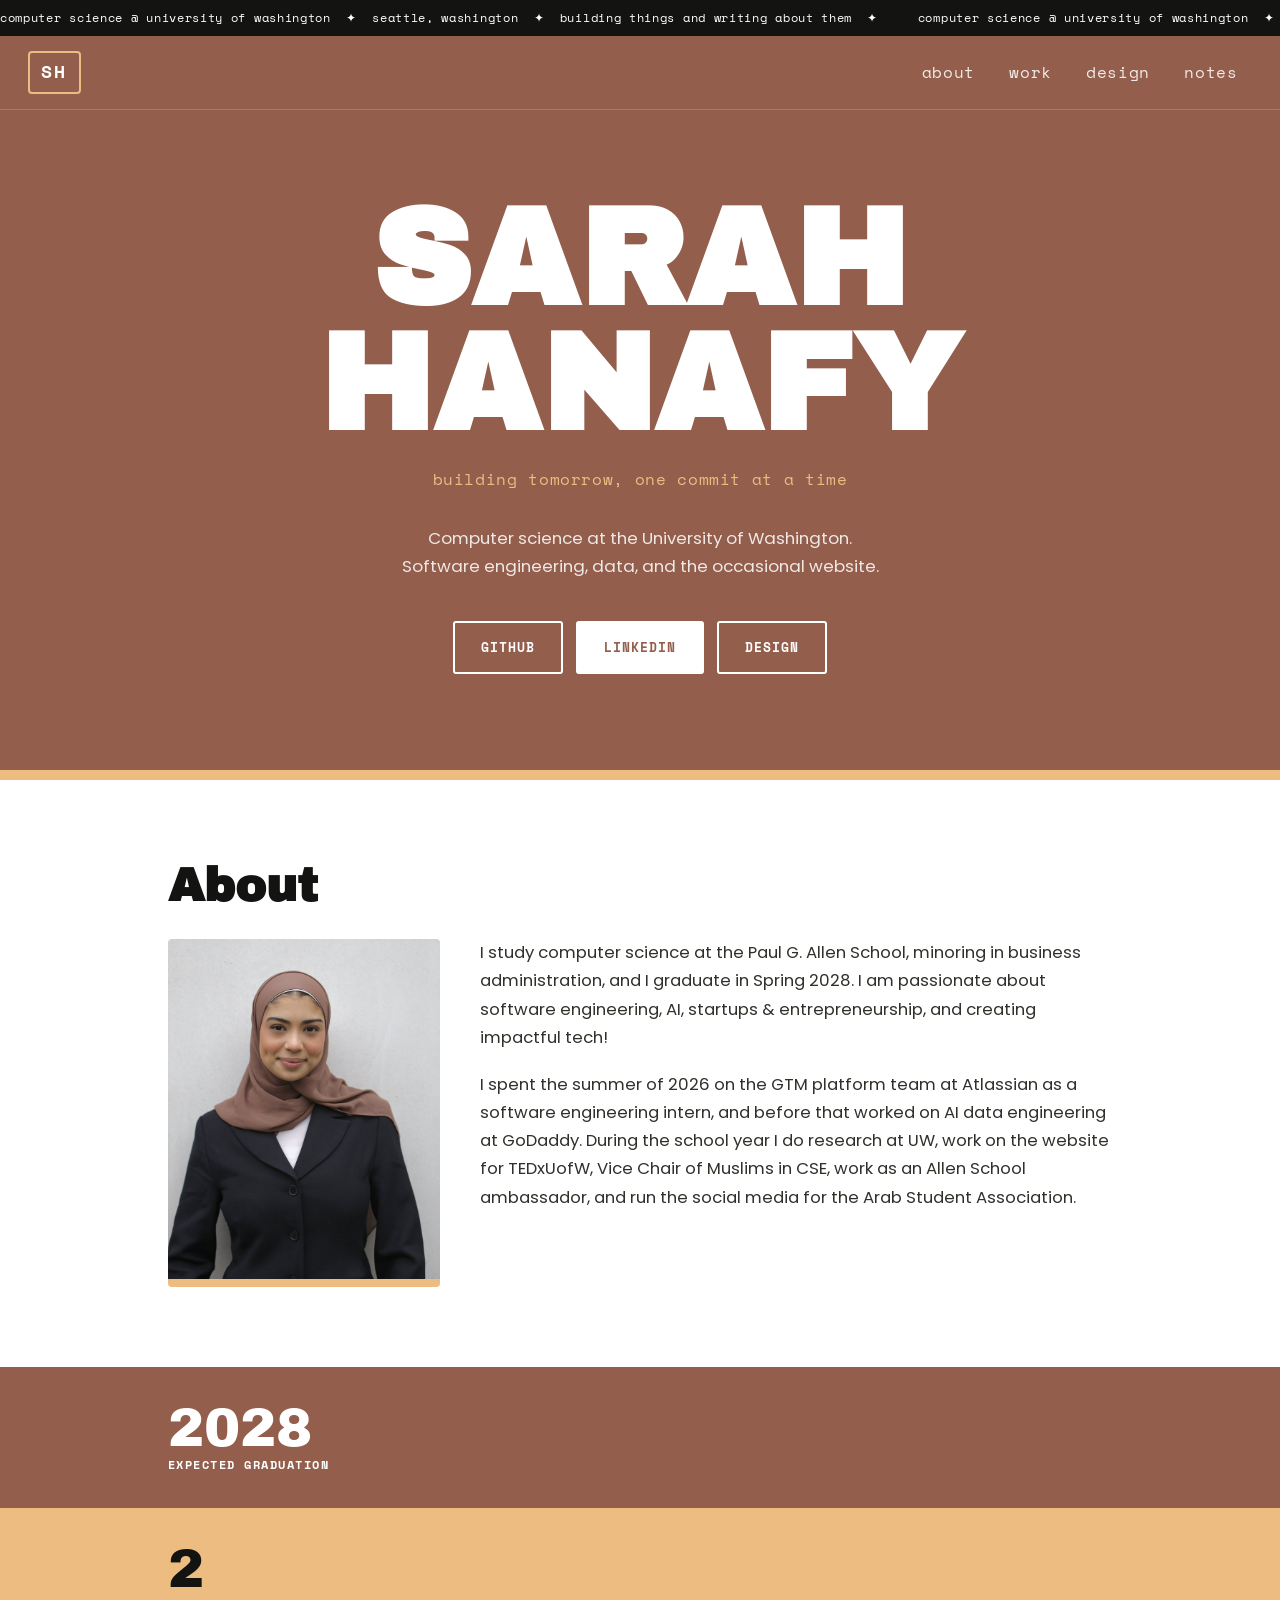
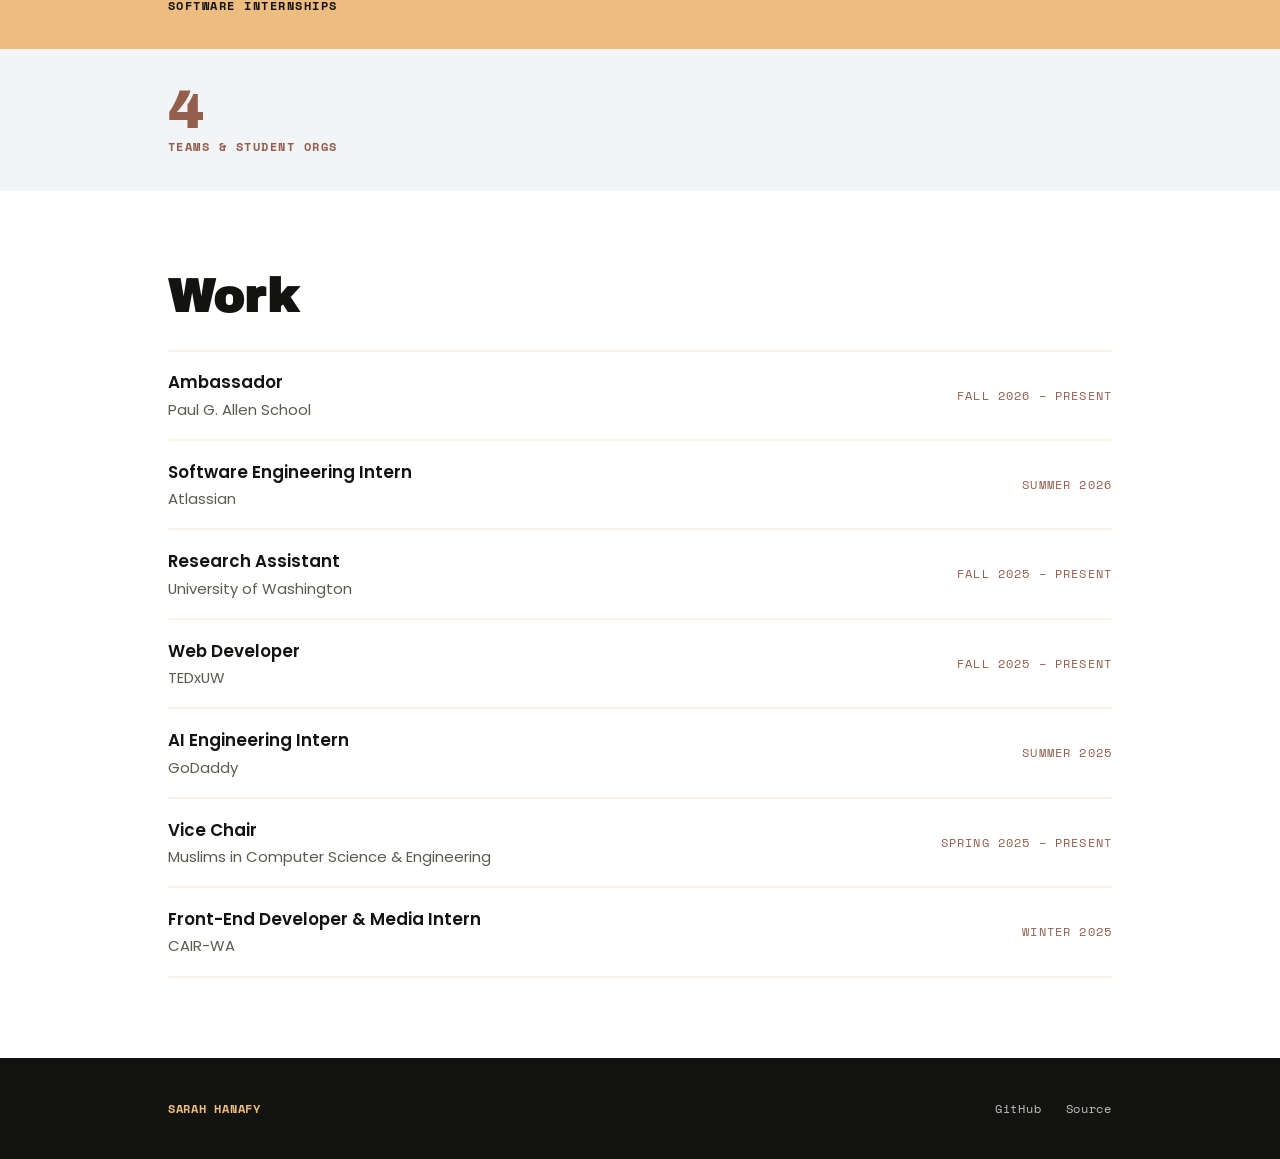
<file: index.html>
<!doctype html>
<html lang="en">
<head>
  <meta charset="utf-8" />
  <meta name="viewport" content="width=device-width, initial-scale=1" />
  <title>Sarah Hanafy</title>
  <meta name="description" content="Sarah Hanafy — computer science at the University of Washington." />
  <link rel="icon" href="data:image/svg+xml,%3Csvg xmlns='http://www.w3.org/2000/svg' viewBox='0 0 64 64'%3E%3Crect width='64' height='64' fill='%23935e4c'/%3E%3Ctext x='32' y='45' font-family='Helvetica,Arial,sans-serif' font-size='34' font-weight='bold' fill='%23ffffff' text-anchor='middle'%3ESH%3C/text%3E%3C/svg%3E" />
  <link rel="preconnect" href="https://fonts.googleapis.com" />
  <link rel="preconnect" href="https://fonts.gstatic.com" crossorigin />
  <link href="https://fonts.googleapis.com/css2?family=Archivo+Black&family=Space+Mono:wght@400;700&family=Poppins:wght@400;500;600&display=swap" rel="stylesheet" />
  <link rel="stylesheet" href="style.css?v=15" />
</head>
<body>

  <!-- ticker -->
  <div class="ticker" aria-hidden="true">
    <div class="ticker-track">
      <span>computer science @ university of washington &nbsp;✦&nbsp; seattle, washington &nbsp;✦&nbsp; building things and writing about them &nbsp;✦&nbsp;</span>
      <span>computer science @ university of washington &nbsp;✦&nbsp; seattle, washington &nbsp;✦&nbsp; building things and writing about them &nbsp;✦&nbsp;</span>
    </div>
  </div>

  <!-- nav -->
  <header class="nav">
    <a class="nav-mark" href="#top">SH</a>
    <nav>
      <a href="#about">about</a>
      <a href="#work">work</a>
      <a href="design.html">design</a>
      <a href="notes.html">notes</a>
    </nav>
  </header>

  <!-- hero -->
  <section class="hero" id="top">
    <div class="hero-inner">
      <h1>SARAH<br />HANAFY</h1>
      <p class="hero-tag">building tomorrow, one commit at a time</p>
      <p class="hero-sub">
        Computer science at the University of Washington.<br />
        Software engineering, data, and the occasional website.
      </p>
      <div class="buttons">
        <a class="btn" href="https://github.com/sarahhanafy" target="_blank" rel="noopener">GITHUB</a>
        <a class="btn btn-solid" href="https://www.linkedin.com/in/sarah-hanafy/" target="_blank" rel="noopener">LINKEDIN</a>
        <a class="btn" href="design.html">DESIGN</a>
      </div>
    </div>
  </section>

  <!-- about -->
  <section class="band band-white" id="about">
    <div class="inner">
      <h2>About</h2>
      <div class="about-grid">
        <img class="headshot" src="images/headshot.jpg" width="760" height="950"
             alt="Sarah Hanafy" />
        <div class="prose">
          <p>
            I study computer science at the Paul G. Allen School, minoring in
            business administration, and I graduate in Spring 2028. I am
            passionate about software engineering, AI, startups &amp;
            entrepreneurship, and creating impactful tech!
          </p>
          <p>
            I spent the summer of 2026 on the GTM platform team at Atlassian as
            a software engineering intern, and before that worked on AI data
            engineering at GoDaddy. During the school year I do research at UW,
            work on the website for TEDxUofW, Vice Chair of Muslims in CSE,
            work as an Allen School ambassador, and run the social media for
            the Arab Student Association.
          </p>
        </div>
      </div>
    </div>
  </section>

  <!-- stats -->
  <section class="stats">
    <div class="stat stat-purple">
      <span class="stat-num">2028</span>
      <span class="stat-label">EXPECTED GRADUATION</span>
    </div>
    <div class="stat stat-gold">
      <span class="stat-num">2</span>
      <span class="stat-label">SOFTWARE INTERNSHIPS</span>
    </div>
    <div class="stat stat-lav">
      <span class="stat-num">4</span>
      <span class="stat-label">TEAMS &amp; STUDENT ORGS</span>
    </div>
  </section>

  <!-- work -->
  <section class="band band-white" id="work">
    <div class="inner">
      <h2>Work</h2>
      <!-- Add dates in the <span class="row-meta"> slots whenever you like. -->
      <ul class="rows">
        <li>
          <span class="row-role">Ambassador</span>
          <span class="row-org">Paul G. Allen School</span>
          <span class="row-meta">FALL 2026 &ndash; PRESENT</span>
        </li>
        <li>
          <span class="row-role">Software Engineering Intern</span>
          <span class="row-org">Atlassian</span>
          <span class="row-meta">SUMMER 2026</span>
        </li>
        <li>
          <span class="row-role">Research Assistant</span>
          <span class="row-org">University of Washington</span>
          <span class="row-meta">FALL 2025 &ndash; PRESENT</span>
        </li>
        <li>
          <span class="row-role">Web Developer</span>
          <span class="row-org">TEDxUW</span>
          <span class="row-meta">FALL 2025 &ndash; PRESENT</span>
        </li>
        <li>
          <span class="row-role">AI Engineering Intern</span>
          <span class="row-org">GoDaddy</span>
          <span class="row-meta">SUMMER 2025</span>
        </li>
        <li>
          <span class="row-role">Vice Chair</span>
          <span class="row-org">Muslims in Computer Science &amp; Engineering</span>
          <span class="row-meta">SPRING 2025 &ndash; PRESENT</span>
        </li>
        <li>
          <span class="row-role">Front-End Developer &amp; Media Intern</span>
          <span class="row-org">CAIR-WA</span>
          <span class="row-meta">WINTER 2025</span>
        </li>
      </ul>
    </div>
  </section>

  <footer>
    <div class="inner footer-inner">
      <span class="foot-mark">SARAH HANAFY</span>
      <span class="foot-links">
        <a href="https://github.com/sarahhanafy" target="_blank" rel="noopener">GitHub</a>
        <a href="https://github.com/sarahhanafy/sarahhanafy.github.io">Source</a>
      </span>
    </div>
  </footer>

  <div class="tooltip" id="tooltip" role="tooltip" hidden></div>

  <script src="script.js?v=15"></script>
</body>
</html>
</file>
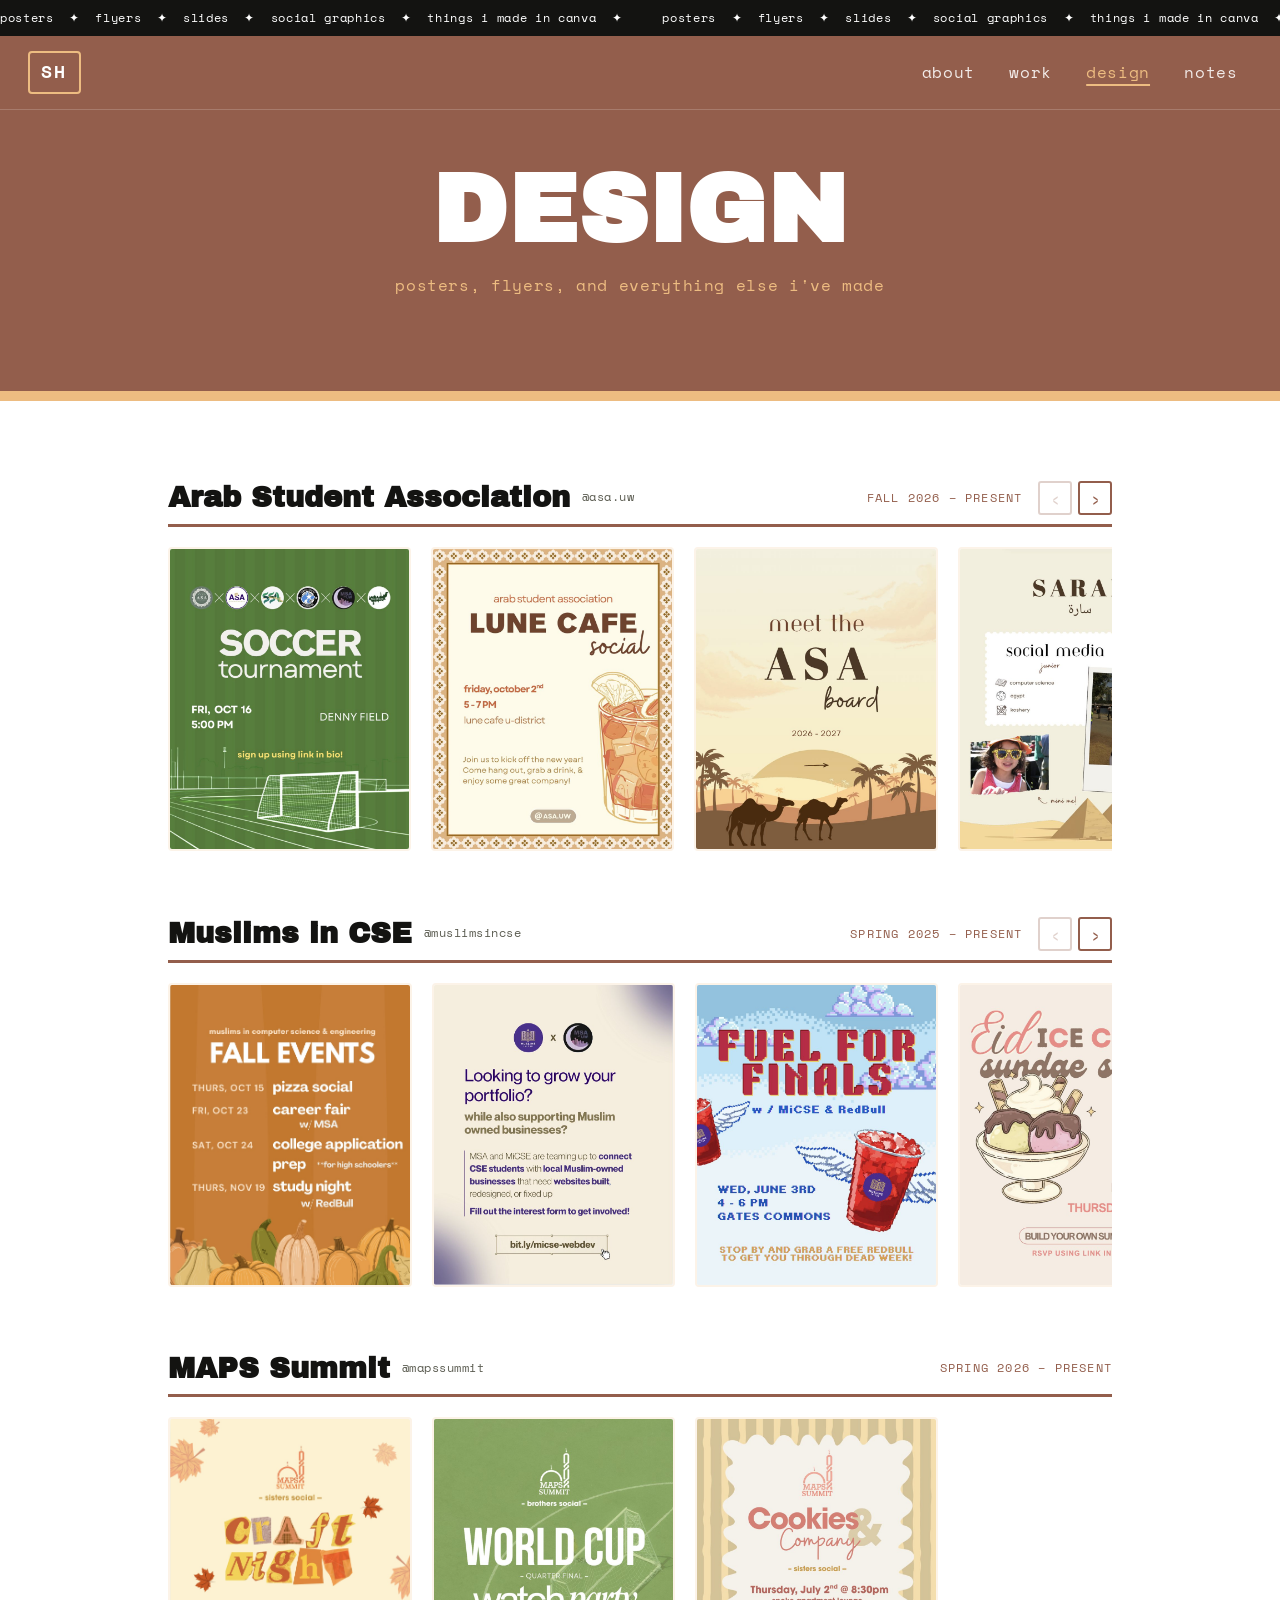
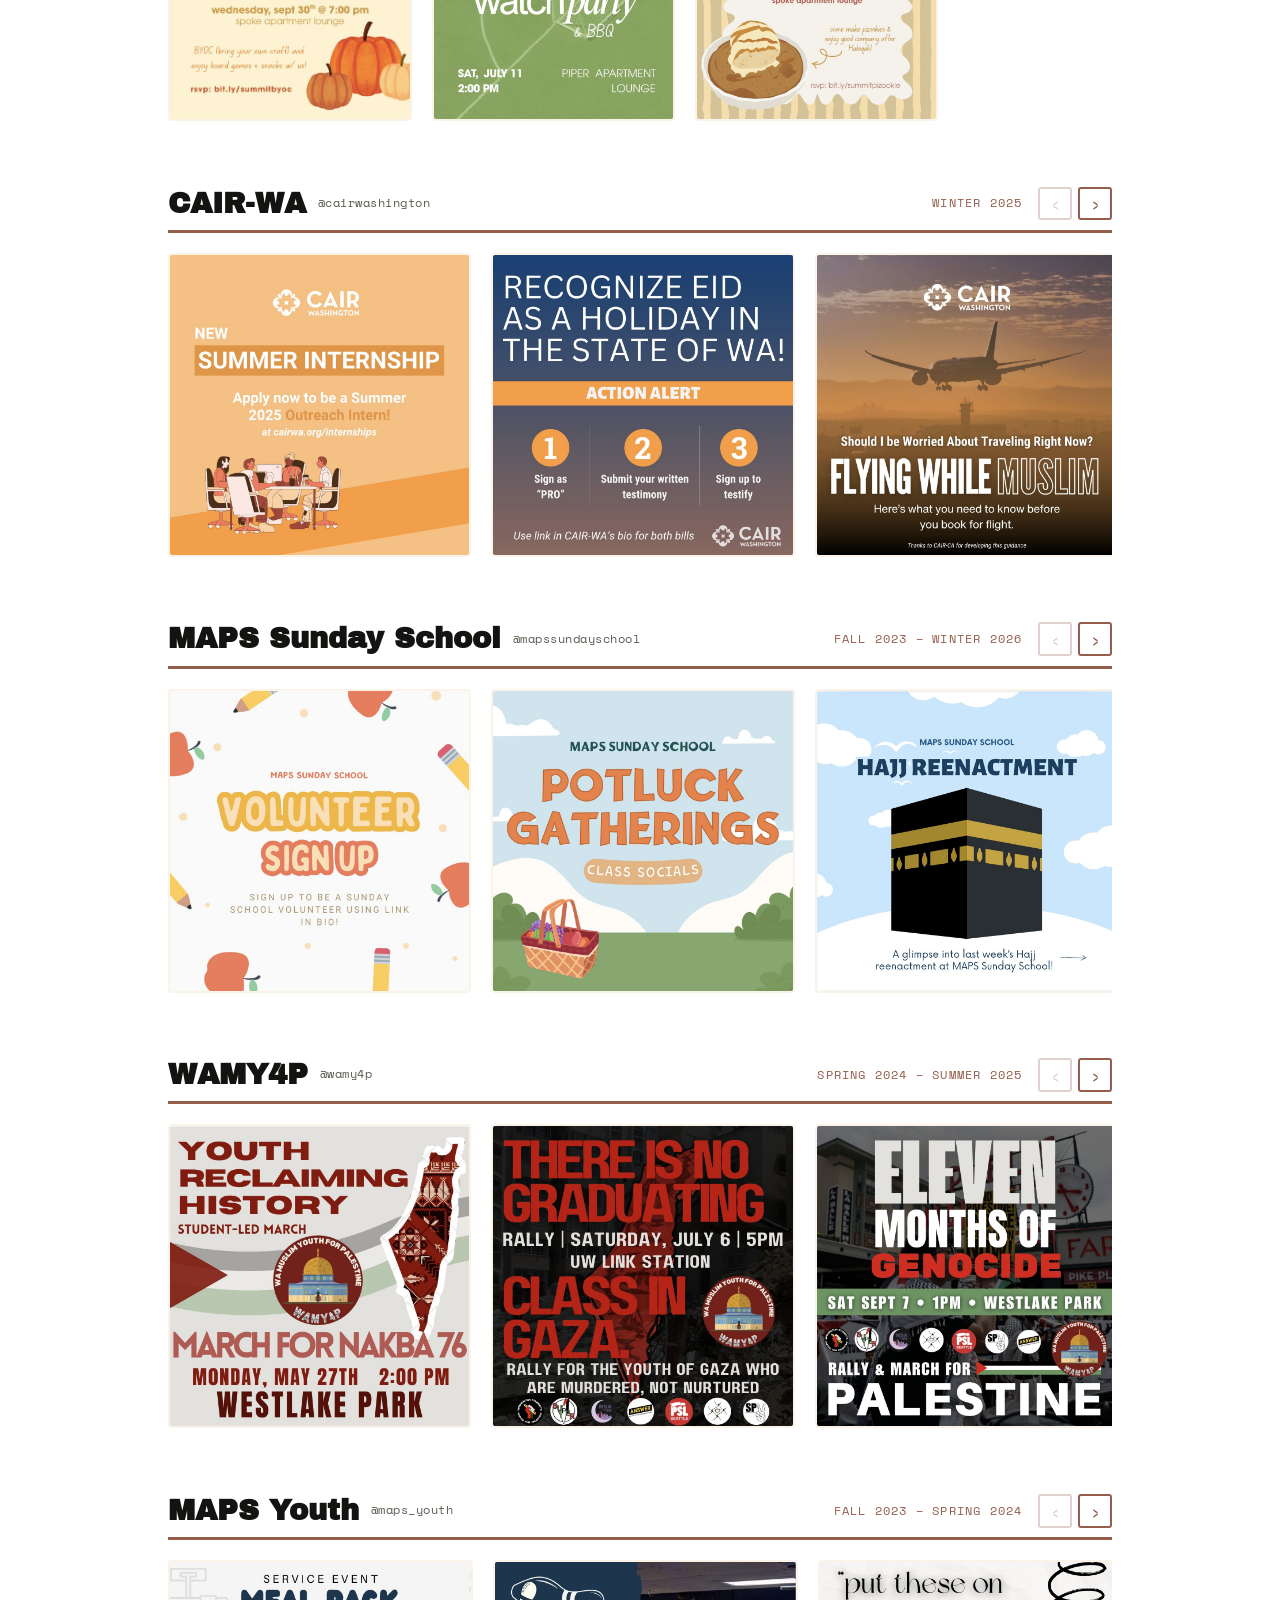
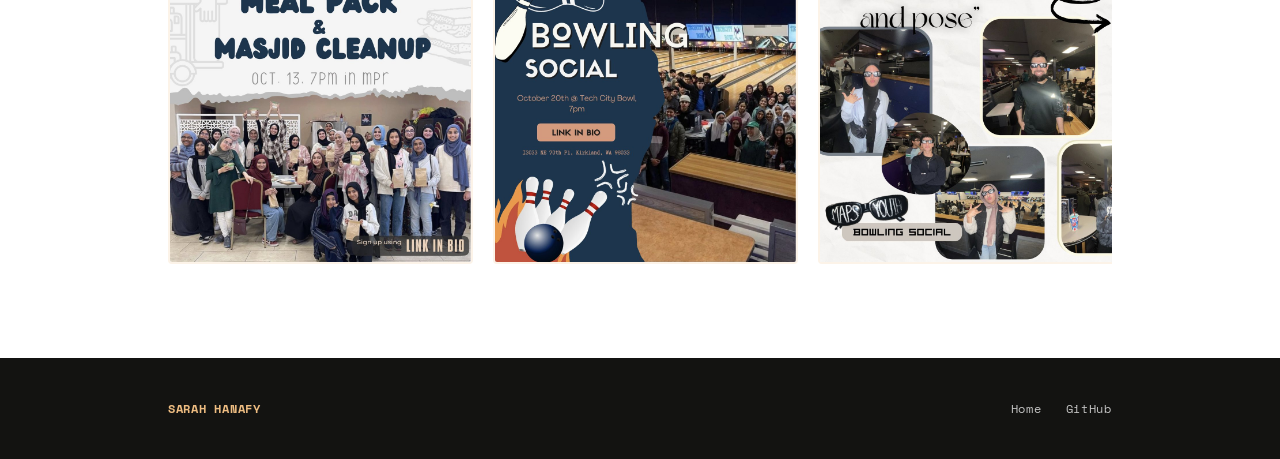
<file: design.html>
<!doctype html>
<html lang="en">
<head>
  <meta charset="utf-8" />
  <meta name="viewport" content="width=device-width, initial-scale=1" />
  <title>Design — Sarah Hanafy</title>
  <meta name="description" content="Graphic design work by Sarah Hanafy." />
  <link rel="icon" href="data:image/svg+xml,%3Csvg xmlns='http://www.w3.org/2000/svg' viewBox='0 0 64 64'%3E%3Crect width='64' height='64' fill='%23935e4c'/%3E%3Ctext x='32' y='45' font-family='Helvetica,Arial,sans-serif' font-size='34' font-weight='bold' fill='%23ffffff' text-anchor='middle'%3ESH%3C/text%3E%3C/svg%3E" />
  <link rel="preconnect" href="https://fonts.googleapis.com" />
  <link rel="preconnect" href="https://fonts.gstatic.com" crossorigin />
  <link href="https://fonts.googleapis.com/css2?family=Archivo+Black&family=Space+Mono:wght@400;700&family=Poppins:wght@400;500;600&display=swap" rel="stylesheet" />
  <link rel="stylesheet" href="style.css?v=15" />
</head>
<body>

  <div class="ticker" aria-hidden="true">
    <div class="ticker-track">
      <span>posters &nbsp;✦&nbsp; flyers &nbsp;✦&nbsp; slides &nbsp;✦&nbsp; social graphics &nbsp;✦&nbsp; things i made in canva &nbsp;✦&nbsp;</span>
      <span>posters &nbsp;✦&nbsp; flyers &nbsp;✦&nbsp; slides &nbsp;✦&nbsp; social graphics &nbsp;✦&nbsp; things i made in canva &nbsp;✦&nbsp;</span>
    </div>
  </div>

  <header class="nav">
    <a class="nav-mark" href="index.html">SH</a>
    <nav>
      <a href="index.html#about">about</a>
      <a href="index.html#work">work</a>
      <a class="current" href="design.html">design</a>
      <a href="notes.html">notes</a>
    </nav>
  </header>

  <section class="hero hero-short">
    <div class="hero-inner">
      <h1>DESIGN</h1>
      <p class="hero-tag">posters, flyers, and everything else i've made</p>
    </div>
  </section>

  <section class="band band-white">
    <div class="inner">
      <div class="gallery" id="gallery"></div>

      <div class="empty" id="empty" hidden>
        <h2>Nothing here yet</h2>
        <p class="prose">
          Sections come from folders. Make a folder inside
          <code>graphics/</code> named for the section &mdash;
          <code>graphics/2024/</code>, <code>graphics/tedxuw/</code> &mdash;
          drop your images in, and push. Sections are listed oldest first by
          folder name, so years sort themselves.
        </p>
        <p>
          Titles come from filenames: <code>tedxuw-poster.png</code> shows up
          as &ldquo;TEDxUW Poster&rdquo;. You can edit any title or add a
          caption afterwards in <code>data/graphics.json</code> and it'll
          stick.
        </p>
      </div>
    </div>
  </section>

  <footer>
    <div class="inner footer-inner">
      <span class="foot-mark">SARAH HANAFY</span>
      <span class="foot-links">
        <a href="index.html">Home</a>
        <a href="https://github.com/sarahhanafy" target="_blank" rel="noopener">GitHub</a>
      </span>
    </div>
  </footer>

  <!-- lightbox -->
  <div class="lightbox" id="lightbox" hidden>
    <button class="lightbox-close" id="lightbox-close" type="button" aria-label="Close">&times;</button>
    <button class="lightbox-nav lightbox-prev" id="lightbox-prev" type="button" aria-label="Previous">&#8249;</button>
    <figure class="lightbox-figure">
      <img id="lightbox-img" alt="" />
      <figcaption id="lightbox-caption"></figcaption>
    </figure>
    <button class="lightbox-nav lightbox-next" id="lightbox-next" type="button" aria-label="Next">&#8250;</button>
  </div>

  <script src="gallery.js?v=15"></script>
</body>
</html>
</file>
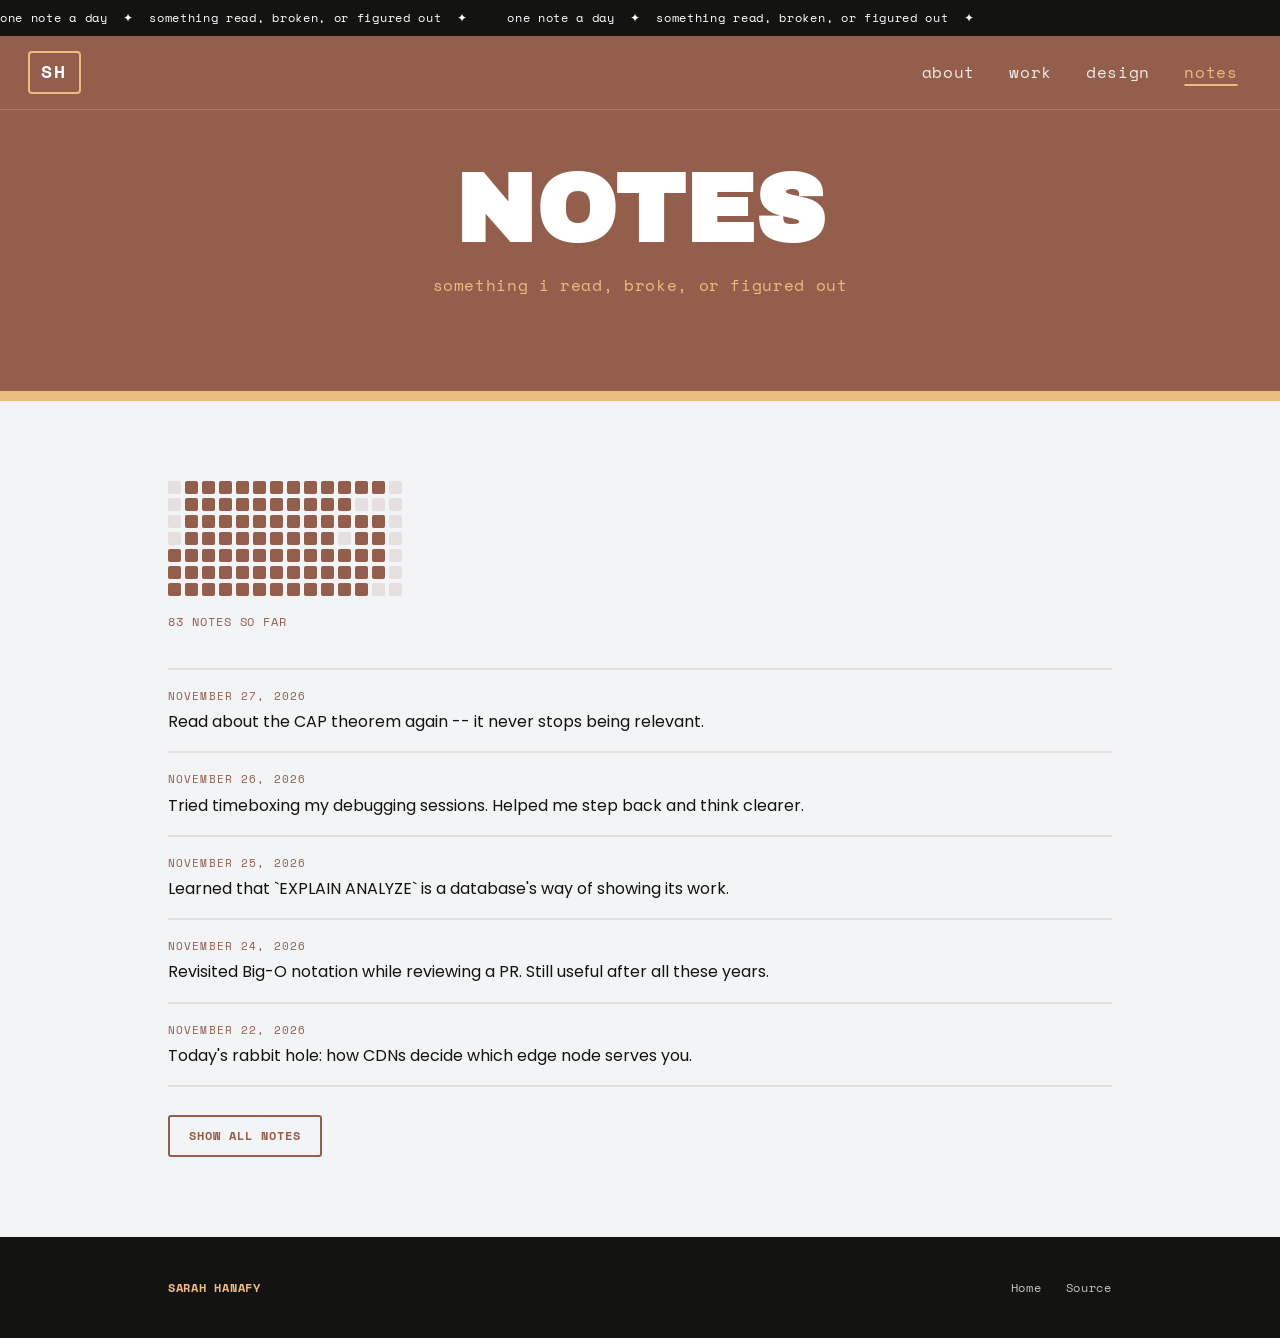
<file: notes.html>
<!doctype html>
<html lang="en">
<head>
  <meta charset="utf-8" />
  <meta name="viewport" content="width=device-width, initial-scale=1" />
  <title>Notes — Sarah Hanafy</title>
  <meta name="description" content="A short note most days from Sarah Hanafy — something read, broken, or figured out." />
  <link rel="icon" href="data:image/svg+xml,%3Csvg xmlns='http://www.w3.org/2000/svg' viewBox='0 0 64 64'%3E%3Crect width='64' height='64' fill='%23935e4c'/%3E%3Ctext x='32' y='45' font-family='Helvetica,Arial,sans-serif' font-size='34' font-weight='bold' fill='%23ffffff' text-anchor='middle'%3ESH%3C/text%3E%3C/svg%3E" />
  <link rel="preconnect" href="https://fonts.googleapis.com" />
  <link rel="preconnect" href="https://fonts.gstatic.com" crossorigin />
  <link href="https://fonts.googleapis.com/css2?family=Archivo+Black&family=Space+Mono:wght@400;700&family=Poppins:wght@400;500;600&display=swap" rel="stylesheet" />
  <link rel="stylesheet" href="style.css?v=15" />
</head>
<body>

  <div class="ticker" aria-hidden="true">
    <div class="ticker-track">
      <span>one note a day &nbsp;✦&nbsp; something read, broken, or figured out &nbsp;✦&nbsp;</span>
      <span>one note a day &nbsp;✦&nbsp; something read, broken, or figured out &nbsp;✦&nbsp;</span>
    </div>
  </div>

  <header class="nav">
    <a class="nav-mark" href="index.html">SH</a>
    <nav>
      <a href="index.html#about">about</a>
      <a href="index.html#work">work</a>
      <a href="design.html">design</a>
      <a class="current" href="notes.html">notes</a>
    </nav>
  </header>

  <section class="hero hero-short">
    <div class="hero-inner">
      <h1>NOTES</h1>
      <p class="hero-tag">something i read, broke, or figured out</p>
    </div>
  </section>

  <section class="band band-lav">
    <div class="inner">
      <div class="grid" id="heatmap" role="img" aria-label="Calendar of daily notes"></div>
      <p class="grid-caption" id="streak-count"></p>

      <ol class="notes" id="timeline"></ol>
      <button class="btn btn-small" id="show-more" type="button" hidden>SHOW ALL NOTES</button>
    </div>
  </section>

  <footer>
    <div class="inner footer-inner">
      <span class="foot-mark">SARAH HANAFY</span>
      <span class="foot-links">
        <a href="index.html">Home</a>
        <a href="https://github.com/sarahhanafy/sarahhanafy.github.io">Source</a>
      </span>
    </div>
  </footer>

  <div class="tooltip" id="tooltip" role="tooltip" hidden></div>

  <script src="script.js?v=15"></script>
</body>
</html>
</file>
<file: style.css>
/* Sarah Hanafy — personal site */

:root {
  /* "Into the Wild" palette -- slate blue-gray, olive, sand, and rust.
     Variable names kept from the old UW purple/gold theme so the rest of
     this file (and the JS) didn't need to change, just the values. */
  --purple: #935e4c;      /* rust, darkened slightly from #a76b56 for AA contrast on white text */
  --purple-dk: #6a4436;
  --gold: #edbc81;        /* sand */
  --gold-dk: #ab875d;
  --lav: #f2f4f5;         /* pale tint of the slate blue-gray, #808c97 */
  --ink: #131311;         /* near-black, shaded from the olive, #7e8071 */
  --white: #ffffff;
  --body: #30312b;        /* dark warm gray-olive body text */
  --muted: #5b5c51;       /* muted olive-gray for secondary text */
  --line: #fcf3e8;        /* pale sand divider */
}

* { box-sizing: border-box; }

html { scroll-behavior: smooth; }

body {
  margin: 0;
  background: var(--white);
  color: var(--body);
  font-family: "Poppins", -apple-system, BlinkMacSystemFont, "Segoe UI", Helvetica, Arial, sans-serif;
  font-size: 16px;
  line-height: 1.7;
  -webkit-font-smoothing: antialiased;
}

.inner {
  max-width: 62rem;
  margin: 0 auto;
  padding: 0 1.5rem;
}

/* ---------- ticker ---------- */

.ticker {
  background: var(--ink);
  color: var(--white);
  overflow: hidden;
  white-space: nowrap;
  font-family: "Space Mono", ui-monospace, monospace;
  font-size: 0.72rem;
  letter-spacing: 0.06em;
  padding: 0.5rem 0;
}

.ticker-track {
  display: inline-flex;
  animation: slide 38s linear infinite;
}

.ticker-track span { padding-right: 2rem; }

@keyframes slide {
  from { transform: translateX(0); }
  to   { transform: translateX(-50%); }
}

/* ---------- nav ---------- */

.nav {
  position: sticky;
  top: 0;
  z-index: 20;
  background: var(--purple);
  display: flex;
  align-items: center;
  justify-content: space-between;
  gap: 1rem;
  padding: 0.9rem 1.75rem;
  border-bottom: 1px solid rgba(255, 255, 255, 0.18);
}

.nav-mark {
  font-family: "Space Mono", monospace;
  font-weight: 700;
  font-size: 1.1rem;
  letter-spacing: 0.12em;
  color: var(--white);
  text-decoration: none;
  border: 2px solid var(--gold);
  border-radius: 4px;
  padding: 0.3rem 0.7rem;
  transition: border-color 0.15s ease, background 0.15s ease;
}

.nav-mark:hover { color: var(--gold); }

.nav nav { display: flex; gap: 0.35rem; }

/* Roomy padding so each link is a real tap target, not just its text. */
.nav nav a {
  font-family: "Space Mono", monospace;
  font-size: 1rem;
  color: rgba(255, 255, 255, 0.88);
  text-decoration: none;
  letter-spacing: 0.04em;
  padding: 0.55rem 0.9rem;
  border-radius: 4px;
  transition: color 0.15s ease, background 0.15s ease;
}

.nav nav a:hover,
.nav nav a:focus-visible {
  color: var(--white);
  text-decoration: underline;
  text-decoration-thickness: 2px;
  text-underline-offset: 6px;
  outline: none;
}

/* ---------- hero ---------- */

.hero {
  background: var(--purple);
  color: var(--white);
  padding: 5.5rem 1.5rem 6rem;
  text-align: center;
  border-bottom: 10px solid var(--gold);
}

.hero-inner { max-width: 60rem; margin: 0 auto; }

.hero h1 {
  font-family: "Archivo Black", Impact, "Arial Black", sans-serif;
  font-size: clamp(3rem, 13vw, 8.5rem);
  line-height: 0.92;
  letter-spacing: 0.01em;
  margin: 0 0 1.1rem;
  text-transform: uppercase;
}

.hero-tag {
  font-family: "Space Mono", monospace;
  font-size: clamp(0.78rem, 2.2vw, 1rem);
  letter-spacing: 0.04em;
  margin: 0 0 2rem;
  color: var(--gold);
}

.hero-sub {
  font-size: 1.05rem;
  line-height: 1.65;
  margin: 0 auto 2.5rem;
  max-width: 34rem;
  color: rgba(255, 255, 255, 0.86);
}

/* ---------- buttons ---------- */

.buttons {
  display: flex;
  flex-wrap: wrap;
  justify-content: center;
  gap: 0.85rem;
}

.btn {
  font-family: "Space Mono", monospace;
  font-size: 0.82rem;
  font-weight: 700;
  letter-spacing: 0.08em;
  text-decoration: none;
  color: var(--white);
  border: 2px solid var(--white);
  background: transparent;
  padding: 0.85rem 1.6rem;
  border-radius: 3px;
  cursor: pointer;
  transition: background 0.15s ease, color 0.15s ease;
}

.btn:hover { background: var(--white); color: var(--purple); }

.btn-solid { background: var(--white); color: var(--purple); }
.btn-solid:hover { background: transparent; color: var(--white); }

.btn-small {
  font-size: 0.74rem;
  padding: 0.65rem 1.2rem;
  color: var(--purple);
  border-color: var(--purple);
  margin-top: 1.75rem;
}

.btn-small:hover { background: var(--purple); color: var(--white); }

/* ---------- bands ---------- */

.band { padding: 5rem 0; scroll-margin-top: 5.5rem; }
.hero { scroll-margin-top: 5.5rem; }
.band-white { background: var(--white); }
.band-lav { background: var(--lav); }

.band h2 {
  font-family: "Archivo Black", Impact, sans-serif;
  font-size: clamp(1.9rem, 5vw, 2.9rem);
  line-height: 1.1;
  margin: 0 0 1.75rem;
  color: var(--ink);
  text-transform: none;
}

.about-grid {
  display: grid;
  grid-template-columns: 17rem 1fr;
  gap: 2.5rem;
  align-items: start;
}

.headshot {
  width: 100%;
  height: auto;
  display: block;
  border-radius: 4px;
  border-bottom: 8px solid var(--gold);
}

.prose { max-width: 42rem; font-size: 1.04rem; }
.prose p { margin: 0 0 1.15rem; }
.prose p:last-child { margin-bottom: 0; }

.lead {
  max-width: 42rem;
  color: var(--muted);
  margin: -0.75rem 0 2rem;
}

/* ---------- stats ---------- */

.stats { display: block; }

.stat { padding: 2.1rem 0; }

.stat > * {
  display: block;
  max-width: 62rem;
  margin: 0 auto;
  padding: 0 1.5rem;
}

.stat-num {
  font-family: "Archivo Black", Impact, sans-serif;
  font-size: clamp(2.2rem, 7vw, 3.4rem);
  line-height: 1;
}

.stat-label {
  font-family: "Space Mono", monospace;
  font-size: 0.72rem;
  font-weight: 700;
  letter-spacing: 0.13em;
}

.stat-purple { background: var(--purple); color: var(--white); }
.stat-gold   { background: var(--gold);   color: var(--ink); }
.stat-lav    { background: var(--lav);    color: var(--purple); }
.stat-ink    { background: var(--ink);    color: var(--gold); }

/* ---------- work rows ---------- */

.rows { list-style: none; margin: 0; padding: 0; }

.rows li {
  display: grid;
  grid-template-columns: 1fr auto;
  column-gap: 1.5rem;
  align-items: baseline;
  padding: 1.05rem 0;
  border-top: 2px solid var(--line);
}

.rows li:last-child { border-bottom: 2px solid var(--line); }

.row-role {
  grid-column: 1;
  font-weight: 600;
  font-size: 1.05rem;
  color: var(--ink);
}

.row-org {
  grid-column: 1;
  color: var(--muted);
  font-size: 0.93rem;
}

.row-meta {
  grid-column: 2;
  grid-row: 1 / span 2;
  align-self: center;
  font-family: "Space Mono", monospace;
  font-size: 0.72rem;
  letter-spacing: 0.1em;
  color: var(--purple);
  white-space: nowrap;
}

/* ---------- notes ---------- */

.grid {
  display: grid;
  grid-auto-flow: column;
  grid-template-rows: repeat(7, 1fr);
  gap: 4px;
  width: max-content;
  max-width: 100%;
  overflow-x: auto;
  padding-bottom: 2px;
}

.cell {
  width: 13px;
  height: 13px;
  border-radius: 2px;
  background: rgba(147, 94, 76, 0.13);
}

.cell.filled { background: var(--purple); }
.cell.filled:hover,
.cell.filled:focus-visible { outline: 2px solid var(--gold); outline-offset: 1px; }
.cell.future { opacity: 0.45; }

.grid-caption {
  font-family: "Space Mono", monospace;
  font-size: 0.74rem;
  letter-spacing: 0.08em;
  color: var(--purple);
  margin: 0.85rem 0 2.25rem;
  text-transform: uppercase;
}

.notes { list-style: none; margin: 0; padding: 0; }

.notes li {
  padding: 1rem 0;
  border-top: 2px solid rgba(147, 94, 76, 0.14);
}

.notes li:last-child { border-bottom: 2px solid rgba(147, 94, 76, 0.14); }

.note-date {
  display: block;
  font-family: "Space Mono", monospace;
  font-size: 0.7rem;
  letter-spacing: 0.1em;
  color: var(--purple);
  text-transform: uppercase;
  margin-bottom: 0.2rem;
}

.note-text { margin: 0; color: var(--ink); }

/* ---------- tooltip ---------- */

.tooltip {
  position: fixed;
  z-index: 40;
  max-width: 17rem;
  background: var(--ink);
  color: var(--white);
  font-size: 0.8rem;
  line-height: 1.45;
  padding: 0.5rem 0.65rem;
  border-radius: 3px;
  pointer-events: none;
  transform: translate(-50%, -125%);
  opacity: 0;
  transition: opacity 0.12s ease;
}

.tooltip.show { opacity: 1; }

.tooltip b {
  display: block;
  font-family: "Space Mono", monospace;
  font-size: 0.68rem;
  letter-spacing: 0.08em;
  color: var(--gold);
  margin-bottom: 0.15rem;
}

/* ---------- footer ---------- */

footer {
  background: var(--ink);
  color: rgba(255, 255, 255, 0.75);
  padding: 2.5rem 0;
  font-family: "Space Mono", monospace;
  font-size: 0.78rem;
  letter-spacing: 0.06em;
}

.footer-inner {
  display: flex;
  flex-wrap: wrap;
  gap: 1rem;
  justify-content: space-between;
  align-items: center;
}

.foot-mark { color: var(--gold); font-weight: 700; }
.foot-links { display: flex; gap: 1.5rem; }
footer a { color: inherit; text-decoration: none; }
footer a:hover { color: var(--white); text-decoration: underline; text-underline-offset: 4px; }

/* ---------- reveal ---------- */

.reveal { opacity: 0; transform: translateY(14px); transition: opacity 0.5s ease, transform 0.5s ease; }
.reveal.in { opacity: 1; transform: none; }

/* ---------- motion / responsive ---------- */

@media (prefers-reduced-motion: reduce) {
  html { scroll-behavior: auto; }
  .ticker-track { animation: none; }
  .reveal { opacity: 1; transform: none; }
  * { transition-duration: 0.01ms !important; }
}

@media (max-width: 640px) {
  .band { padding: 3.5rem 0; }
  .hero { padding: 3.5rem 1.25rem 4rem; }
  .nav { padding: 0.7rem 1rem; }
  .nav nav { gap: 0.15rem; }
  .nav nav a { font-size: 0.86rem; padding: 0.5rem 0.55rem; }
  .nav-mark { font-size: 0.95rem; padding: 0.25rem 0.55rem; }
  .rows li { grid-template-columns: 1fr; }
  .row-meta { grid-column: 1; grid-row: auto; margin-top: 0.3rem; }
  .buttons { flex-direction: column; align-items: stretch; }
  .btn { text-align: center; }
}

/* ---------- design gallery ---------- */

.hero-short { padding: 3.5rem 1.5rem 3.75rem; }
.hero-short h1 { font-size: clamp(2.6rem, 10vw, 6rem); }

.nav nav a.current {
  color: var(--gold);
  text-decoration: underline;
  text-decoration-thickness: 2px;
  text-underline-offset: 6px;
}

.gallery { display: block; }

.shelf + .shelf { margin-top: 3.25rem; }

.shelf-head {
  display: flex;
  align-items: center;
  justify-content: space-between;
  gap: 1rem;
  border-bottom: 3px solid var(--purple);
  padding-bottom: 0.6rem;
  margin-bottom: 1.25rem;
}

.shelf-title {
  display: flex;
  align-items: center;
  flex-wrap: wrap;
  gap: 0.75rem;
  min-width: 0;
}

.shelf-right {
  display: flex;
  align-items: center;
  gap: 1rem;
  flex-shrink: 0;
}

.shelf-dates {
  font-family: "Space Mono", monospace;
  font-size: 0.75rem;
  letter-spacing: 0.1em;
  text-transform: uppercase;
  color: var(--purple);
  white-space: nowrap;
}

.shelf-head h2 {
  font-family: "Archivo Black", Impact, sans-serif;
  font-size: clamp(1.3rem, 3.5vw, 1.8rem);
  margin: 0;
  color: var(--ink);
}

.shelf-controls { display: flex; gap: 0.4rem; }
.shelf-controls[hidden] { display: none; }

.shelf-arrow {
  width: 2.1rem;
  height: 2.1rem;
  font-family: "Space Mono", monospace;
  font-size: 1.15rem;
  line-height: 1;
  color: var(--purple);
  background: transparent;
  border: 2px solid var(--purple);
  border-radius: 3px;
  cursor: pointer;
  transition: background 0.15s ease, color 0.15s ease, opacity 0.15s ease;
}

.shelf-arrow:hover:not(:disabled) { background: var(--purple); color: var(--white); }
.shelf-arrow:disabled { opacity: 0.28; cursor: default; }

.rail {
  display: flex;
  gap: 1.25rem;
  overflow-x: auto;
  scroll-snap-type: x proximity;
  padding-bottom: 0.85rem;
  scrollbar-width: thin;
  scrollbar-color: var(--purple) transparent;
}

.rail::-webkit-scrollbar { height: 8px; }
.rail::-webkit-scrollbar-track { background: transparent; }
.rail::-webkit-scrollbar-thumb { background: rgba(147,94,76,0.35); border-radius: 4px; }
.rail:hover::-webkit-scrollbar-thumb { background: var(--purple); }

/* Fixed height, width from the artwork's own ratio -- square posts come
   out square, 4:5 posts come out tall, and the row still lines up. */
.rail .tile {
  flex: 0 0 auto;
  height: 19rem;
  aspect-ratio: var(--ratio, 1 / 1);
  scroll-snap-align: start;
}

.tile {
  display: block;
  padding: 0;
  line-height: 0;
  border: 2px solid var(--line);
  border-radius: 4px;
  background: var(--white);
  font: inherit;
  color: inherit;
  cursor: pointer;
  overflow: hidden;
  transition: border-color 0.15s ease, transform 0.15s ease;
}

.tile:hover,
.tile:focus-visible {
  border-color: var(--purple);
  transform: translateY(-3px);
  outline: none;
}

.tile img {
  display: block;
  height: 100%;
  width: auto;
  max-width: none;
  /* contain, not cover -- a design portfolio shouldn't crop the artwork */
  object-fit: contain;
  background: var(--lav);
}

.empty h2 { margin-bottom: 0.75rem; }

.empty code {
  font-family: "Space Mono", monospace;
  font-size: 0.86em;
  background: var(--lav);
  color: var(--purple);
  padding: 0.1rem 0.35rem;
  border-radius: 3px;
}

/* ---------- lightbox ---------- */

.lightbox {
  position: fixed;
  inset: 0;
  z-index: 60;
  background: rgba(19, 19, 17, 0.94);
  display: flex;
  align-items: center;
  justify-content: center;
  gap: 1rem;
  padding: 2rem 1rem;
}

.lightbox[hidden] { display: none; }

.lightbox-figure {
  margin: 0;
  max-width: min(70rem, 90vw);
  max-height: 86vh;
  display: flex;
  flex-direction: column;
  align-items: center;
  gap: 1rem;
}

.lightbox-figure img {
  max-width: 100%;
  max-height: 74vh;
  object-fit: contain;
  border-radius: 3px;
}

.lightbox-figure figcaption {
  font-family: "Space Mono", monospace;
  font-size: 0.78rem;
  letter-spacing: 0.06em;
  color: var(--gold);
  text-align: center;
}

.lightbox-close,
.lightbox-nav {
  background: transparent;
  border: 2px solid rgba(255, 255, 255, 0.35);
  color: var(--white);
  border-radius: 3px;
  cursor: pointer;
  font-family: "Space Mono", monospace;
  line-height: 1;
  transition: border-color 0.15s ease, background 0.15s ease;
}

.lightbox-close:hover,
.lightbox-nav:hover {
  border-color: var(--white);
  background: rgba(255, 255, 255, 0.1);
}

.lightbox-close {
  position: absolute;
  top: 1.25rem;
  right: 1.25rem;
  width: 2.5rem;
  height: 2.5rem;
  font-size: 1.5rem;
}

.lightbox-nav {
  width: 2.75rem;
  height: 3.5rem;
  font-size: 1.75rem;
  flex: none;
}

@media (max-width: 760px) {
  .about-grid { grid-template-columns: 1fr; gap: 1.5rem; }
  .headshot { max-width: 15rem; }
}

@media (max-width: 640px) {
  .rail { gap: 0.9rem; }
  .rail .tile { height: 13.5rem; }
  .lightbox { padding: 1rem 0.5rem; gap: 0.35rem; }
  .lightbox-nav { width: 2.25rem; height: 3rem; font-size: 1.4rem; }
}

.shelf-ig {
  font-family: "Space Mono", monospace;
  font-size: 0.75rem;
  letter-spacing: 0.04em;
  color: var(--muted);
  text-decoration: none;
  border-bottom: 1px solid transparent;
  white-space: nowrap;
  transition: color 0.15s ease, border-color 0.15s ease;
}

.shelf-ig:hover,
.shelf-ig:focus-visible {
  color: var(--purple);
  border-bottom-color: var(--purple);
  outline: none;
}
</file>
